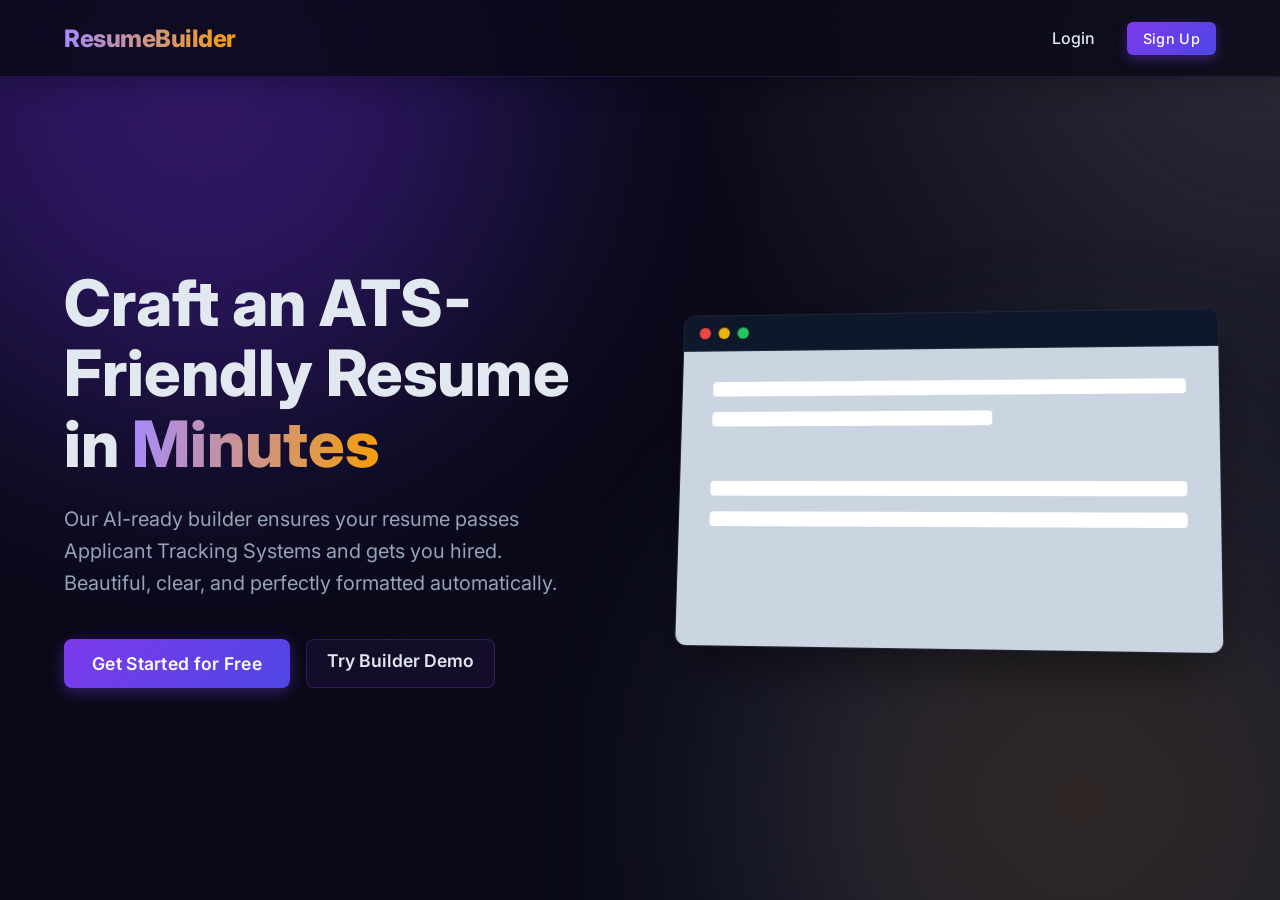
<file: src/main/resources/static/index.html>
<!DOCTYPE html>
<html lang="en">
<head>
    <meta charset="UTF-8">
    <meta name="viewport" content="width=device-width, initial-scale=1.0">
    <title>AI-Ready Resume Builder - Home</title>
    <link href="https://fonts.googleapis.com/css2?family=Inter:wght@300;400;500;600;700&display=swap" rel="stylesheet">
    <link rel="stylesheet" href="css/style.css">
</head>
<body class="landing-page">
    <nav class="navbar">
        <div class="logo">ResumeBuilder</div>
        <div class="nav-links">
            <a href="login.html" class="nav-btn">Login</a>
            <a href="signup.html" class="nav-btn primary-btn">Sign Up</a>
        </div>
    </nav>
    <main class="hero-section">
        <div class="hero-content">
            <h1 class="hero-title">Craft an ATS-Friendly Resume in <span>Minutes</span></h1>
            <p class="hero-subtitle">Our AI-ready builder ensures your resume passes Applicant Tracking Systems and gets you hired. Beautiful, clear, and perfectly formatted automatically.</p>
            <div class="hero-actions">
                <a href="signup.html" class="primary-btn hero-btn">Get Started for Free</a>
                <a href="builder.html" class="secondary-btn hero-btn">Try Builder Demo</a>
            </div>
        </div>
        <div class="hero-visual">
            <div class="mockup-window">
                 <div class="mockup-header">
                     <span class="dot red"></span><span class="dot yellow"></span><span class="dot green"></span>
                 </div>
                 <div class="mockup-body">
                     <div class="mockup-line"></div>
                     <div class="mockup-line short"></div>
                     <br><br>
                     <div class="mockup-line"></div>
                     <div class="mockup-line"></div>
                 </div>
            </div>
        </div>
    </main>
</body>
</html>
</file>
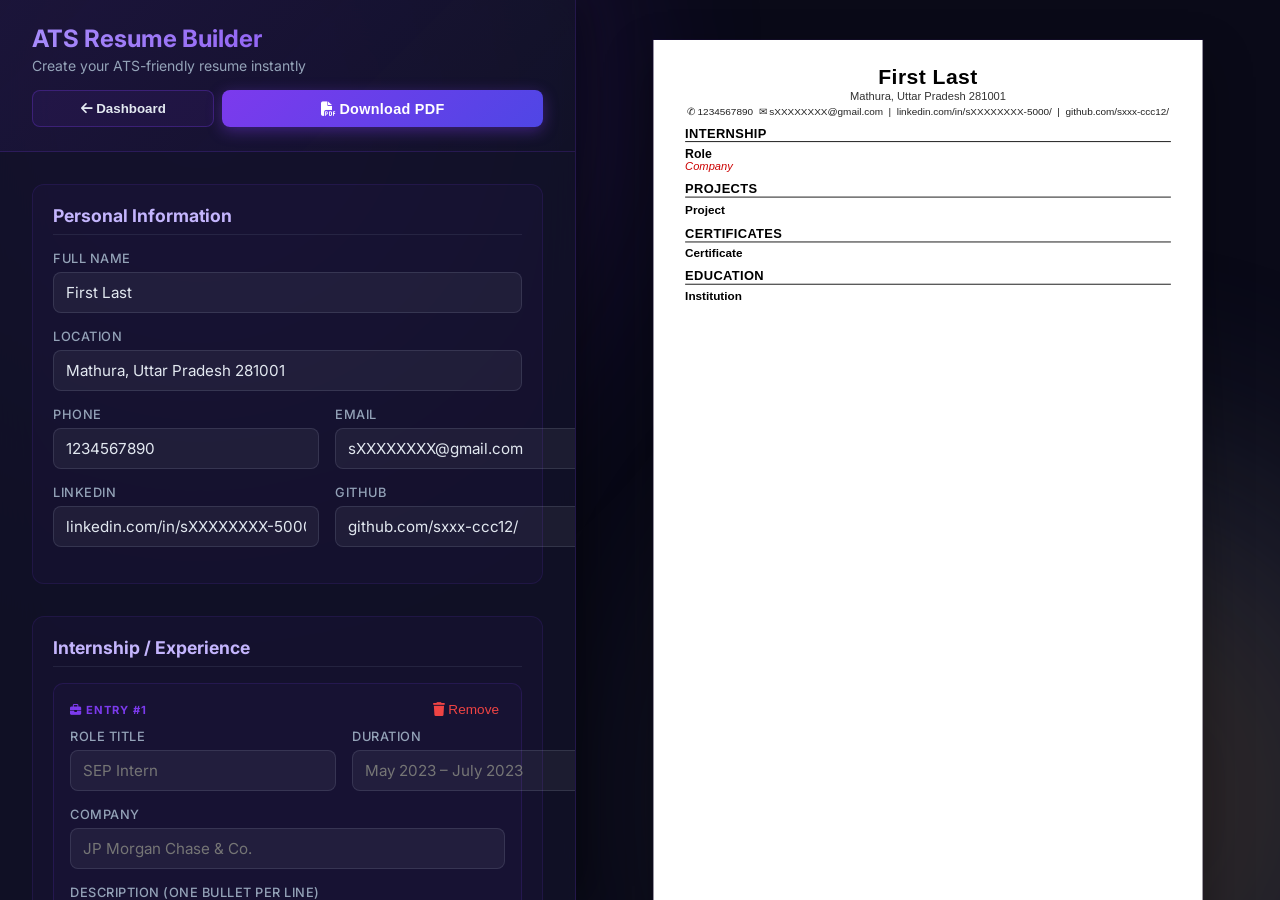
<file: src/main/resources/static/builder.html>
<!DOCTYPE html>
<html lang="en">
<head>
    <meta charset="UTF-8">
    <meta name="viewport" content="width=device-width, initial-scale=1.0">
    <title>ATS Resume Builder</title>
    <link href="https://fonts.googleapis.com/css2?family=Inter:wght@300;400;500;600;700&display=swap" rel="stylesheet">
    <link rel="stylesheet" href="https://cdnjs.cloudflare.com/ajax/libs/font-awesome/6.4.0/css/all.min.css">
    <link rel="stylesheet" href="css/style.css">
    <style>
        /* Dynamic section styles */
        .dynamic-entry {
            border: 1px solid rgba(124,58,237,0.15);
            border-radius: 10px;
            padding: 16px;
            margin-bottom: 14px;
            position: relative;
            background: rgba(124,58,237,0.03);
        }
        .entry-index {
            font-size: 0.7rem;
            font-weight: 700;
            color: var(--primary-color);
            text-transform: uppercase;
            letter-spacing: 1px;
            margin-bottom: 10px;
            display: flex;
            justify-content: space-between;
            align-items: center;
        }
        .remove-entry-btn {
            background: none;
            border: none;
            color: #ef4444;
            cursor: pointer;
            font-size: 0.85rem;
            padding: 2px 6px;
            border-radius: 4px;
            transition: background 0.2s;
        }
        .remove-entry-btn:hover { background: rgba(239,68,68,0.1); }
        .add-entry-btn {
            display: flex;
            align-items: center;
            gap: 8px;
            background: rgba(124,58,237,0.08);
            color: var(--primary-color);
            border: 1.5px dashed rgba(124,58,237,0.4);
            border-radius: 8px;
            padding: 10px 16px;
            width: 100%;
            cursor: pointer;
            font-weight: 600;
            font-size: 0.85rem;
            transition: all 0.2s;
            margin-top: 4px;
        }
        .add-entry-btn:hover {
            background: rgba(124,58,237,0.15);
            border-color: var(--primary-color);
        }
        .skill-tag-row {
            display: flex;
            flex-wrap: wrap;
            gap: 6px;
            margin-top: 6px;
        }
        .skill-tag {
            background: rgba(124,58,237,0.12);
            color: var(--primary-color);
            border-radius: 20px;
            padding: 3px 12px;
            font-size: 0.8rem;
            font-weight: 500;
            display: flex;
            align-items: center;
            gap: 6px;
        }
        .skill-tag .remove-skill { cursor: pointer; font-size: 0.7rem; opacity: 0.7; }
        .skill-tag .remove-skill:hover { opacity: 1; }
        .skill-add-row {
            display: flex;
            gap: 8px;
            margin-top: 8px;
        }
        .skill-add-row input { flex: 1; }
        .skill-add-row button {
            background: var(--primary-color);
            color: white;
            border: none;
            border-radius: 6px;
            padding: 8px 14px;
            cursor: pointer;
            font-size: 0.85rem;
            font-weight: 600;
        }
    </style>
</head>
<body>
    <div class="app-container">
        <!-- Left Panel: Form -->
        <section class="form-panel">
            <header class="app-header">
                <h1>ATS Resume Builder</h1>
                <p>Create your ATS-friendly resume instantly</p>
                <div style="display:flex; gap:8px; margin-top:12px;">
                    <button type="button" class="secondary-btn" onclick="window.location.href='dashboard.html'" style="flex:1;">
                        <i class="fa-solid fa-arrow-left"></i> Dashboard
                    </button>
                    <button id="downloadBtn" class="primary-btn" style="flex:2;">
                        <i class="fa-solid fa-file-pdf"></i> Download PDF
                    </button>
                </div>
            </header>

            <div class="form-container">
                <form id="resumeForm">

                    <!-- Personal Info -->
                    <div class="form-section">
                        <h2>Personal Information</h2>
                        <div class="input-group">
                            <label>Full Name</label>
                            <input type="text" id="fullName" placeholder="First Last" value="First Last">
                        </div>
                        <div class="input-group">
                            <label>Location</label>
                            <input type="text" id="location" placeholder="City, State Pincode" value="Mathura, Uttar Pradesh 281001">
                        </div>
                        <div class="input-row">
                            <div class="input-group">
                                <label>Phone</label>
                                <input type="text" id="phone" placeholder="1234567890" value="1234567890">
                            </div>
                            <div class="input-group">
                                <label>Email</label>
                                <input type="email" id="email" placeholder="you@gmail.com" value="sXXXXXXXX@gmail.com">
                            </div>
                        </div>
                        <div class="input-row">
                            <div class="input-group">
                                <label>LinkedIn</label>
                                <input type="text" id="linkedin" placeholder="linkedin.com/in/..." value="linkedin.com/in/sXXXXXXXX-5000/">
                            </div>
                            <div class="input-group">
                                <label>GitHub</label>
                                <input type="text" id="github" placeholder="github.com/..." value="github.com/sxxx-ccc12/">
                            </div>
                        </div>
                    </div>

                    <!-- Internship / Experience -->
                    <div class="form-section">
                        <h2>Internship / Experience</h2>
                        <div id="internshipContainer"></div>
                        <button type="button" class="add-entry-btn" onclick="addEntry('internship')">
                            <i class="fa-solid fa-plus"></i> Add Internship
                        </button>
                    </div>

                    <!-- Projects -->
                    <div class="form-section">
                        <h2>Projects</h2>
                        <div id="projectContainer"></div>
                        <button type="button" class="add-entry-btn" onclick="addEntry('project')">
                            <i class="fa-solid fa-plus"></i> Add Project
                        </button>
                    </div>

                    <!-- Certificates -->
                    <div class="form-section">
                        <h2>Certificates</h2>
                        <div id="certContainer"></div>
                        <button type="button" class="add-entry-btn" onclick="addEntry('cert')">
                            <i class="fa-solid fa-plus"></i> Add Certificate
                        </button>
                    </div>

                    <!-- Technical Skills -->
                    <div class="form-section">
                        <h2>Technical Skills</h2>
                        <div class="input-group">
                            <label>Languages</label>
                            <div class="skill-tag-row" id="tagsLanguages"></div>
                            <div class="skill-add-row">
                                <input type="text" id="addLang" placeholder="e.g. Java">
                                <button type="button" onclick="addSkillTag('Languages')"><i class="fa-solid fa-plus"></i></button>
                            </div>
                        </div>
                        <div class="input-group">
                            <label>Technologies / Frameworks</label>
                            <div class="skill-tag-row" id="tagsTech"></div>
                            <div class="skill-add-row">
                                <input type="text" id="addTech" placeholder="e.g. Spring Boot">
                                <button type="button" onclick="addSkillTag('Tech')"><i class="fa-solid fa-plus"></i></button>
                            </div>
                        </div>
                        <div class="input-group">
                            <label>Other Skills</label>
                            <div class="skill-tag-row" id="tagsOther"></div>
                            <div class="skill-add-row">
                                <input type="text" id="addOther" placeholder="e.g. Problem-Solving">
                                <button type="button" onclick="addSkillTag('Other')"><i class="fa-solid fa-plus"></i></button>
                            </div>
                        </div>
                    </div>

                    <!-- Education -->
                    <div class="form-section">
                        <h2>Education</h2>
                        <div id="educationContainer"></div>
                        <button type="button" class="add-entry-btn" onclick="addEntry('education')">
                            <i class="fa-solid fa-plus"></i> Add Education
                        </button>
                    </div>

                </form>
            </div>
        </section>

        <!-- Right Panel: Live Preview -->
        <section class="preview-panel">
            <div class="preview-wrapper">
                <div id="resumePreview" class="resume-document">

                    <!-- Header -->
                    <div class="rv-header">
                        <div class="rv-name" id="previewName">First Last</div>
                        <div class="rv-location" id="previewLocation">Mathura, Uttar Pradesh 281001</div>
                        <div class="rv-contact">
                            &#9990; <span id="previewPhone">1234567890</span>
                            &nbsp;&#9993; <span id="previewEmail">sXXXXXXXX@gmail.com</span>
                            &nbsp;|&nbsp; <span id="previewLinkedin">linkedin.com/in/...</span>
                            &nbsp;|&nbsp; <span id="previewGithub">github.com/...</span>
                        </div>
                    </div>

                    <!-- Dynamic previews injected by JS -->
                    <div id="previewInternship"></div>
                    <div id="previewProjects"></div>
                    <div id="previewCerts"></div>
                    <div id="previewSkills"></div>
                    <div id="previewEducation"></div>

                </div>
            </div>
        </section>
    </div>

    <!-- Loader -->
    <div id="loader" class="loader-overlay hidden">
        <div class="spinner"></div>
        <p>Generating ATS-friendly PDF...</p>
    </div>

    <script src="js/app.js"></script>
</body>
</html>
</file>
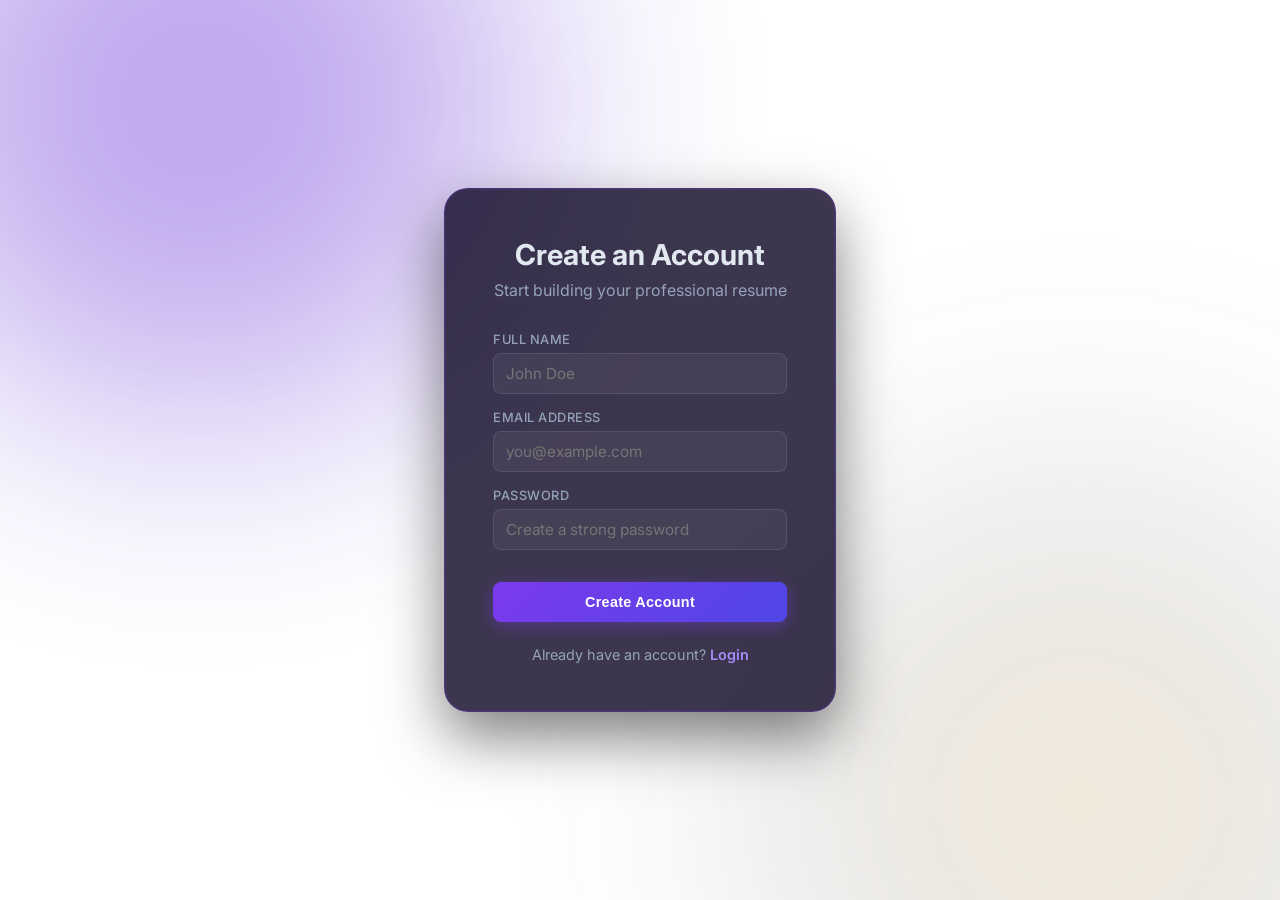
<file: src/main/resources/static/signup.html>
<!DOCTYPE html>
<html lang="en">
<head>
    <meta charset="UTF-8">
    <meta name="viewport" content="width=device-width, initial-scale=1.0">
    <title>Sign Up - Resume Builder</title>
    <link href="https://fonts.googleapis.com/css2?family=Inter:wght@300;400;500;600;700&display=swap" rel="stylesheet">
    <link rel="stylesheet" href="css/style.css">
</head>
<body class="auth-page">
    <div class="auth-container">
        <div class="auth-card">
            <div class="auth-header">
                <h2>Create an Account</h2>
                <p>Start building your professional resume</p>
            </div>
            <form id="signupForm" class="auth-form">
                <div class="input-group">
                    <label>Full Name</label>
                    <input id="fullName" type="text" placeholder="John Doe" required>
                </div>
                <div class="input-group">
                    <label>Email Address</label>
                    <input id="email" type="email" placeholder="you@example.com" required>
                </div>
                <div class="input-group">
                    <label>Password</label>
                    <input id="password" type="password" placeholder="Create a strong password" minlength="6" required>
                </div>
                <p id="signupMessage" style="display:none; margin:0; font-size:14px;"></p>
                <button type="submit" class="primary-btn auth-btn">Create Account</button>
            </form>
            <div class="auth-footer">
                <p>Already have an account? <a href="login.html">Login</a></p>
            </div>
        </div>
    </div>

    <script>
        const form = document.getElementById('signupForm');
        const message = document.getElementById('signupMessage');

        function setMessage(text, isError) {
            message.style.display = 'block';
            message.style.color = isError ? '#b91c1c' : '#166534';
            message.textContent = text;
        }

        form.addEventListener('submit', async (event) => {
            event.preventDefault();

            const payload = {
                fullName: document.getElementById('fullName').value.trim(),
                email: document.getElementById('email').value.trim(),
                password: document.getElementById('password').value
            };

            try {
                const response = await fetch('/api/auth/register', {
                    method: 'POST',
                    headers: { 'Content-Type': 'application/json' },
                    body: JSON.stringify(payload)
                });

                const result = await response.json();

                if (!response.ok) {
                    setMessage(result.error || 'Registration failed', true);
                    return;
                }

                setMessage('Account created successfully. Redirecting to login...', false);
                setTimeout(() => {
                    window.location.href = 'login.html';
                }, 900);
            } catch (error) {
                console.error(error);
                setMessage('Server error. Please check if backend is running.', true);
            }
        });
    </script>
</body>
</html>
</file>
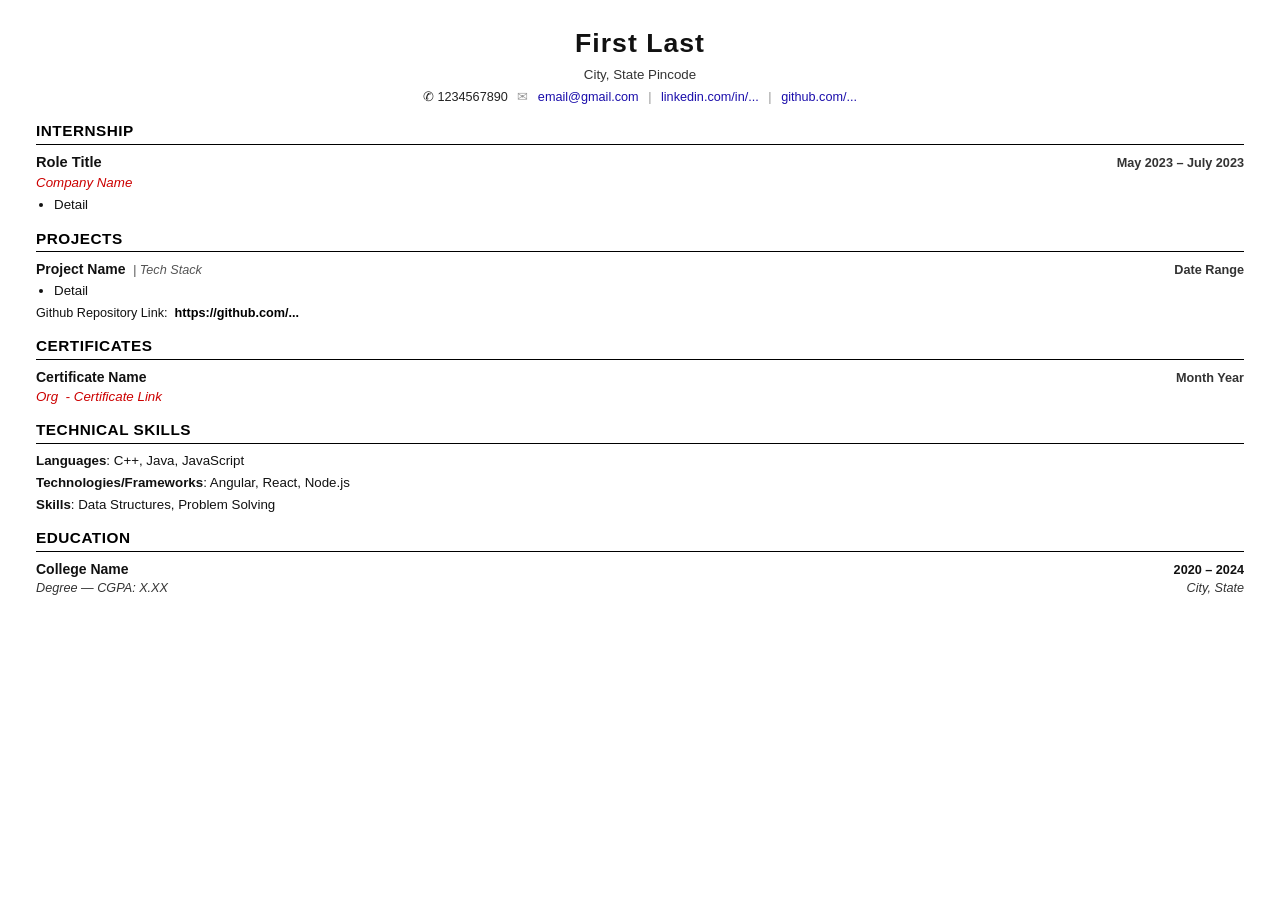
<file: src/main/resources/templates/resume.html>
<!DOCTYPE html>
<html xmlns:th="http://www.thymeleaf.org">
<head>
    <meta charset="UTF-8"/>
    <title>Resume</title>
    <style>
        * { margin: 0; padding: 0; box-sizing: border-box; }
        body {
            font-family: Arial, Helvetica, sans-serif;
            font-size: 10.5pt;
            color: #111;
            line-height: 1.45;
            padding: 24px 36px;
        }
        /* ---- Header ---- */
        .resume-name {
            font-size: 20pt;
            font-weight: bold;
            text-align: center;
            letter-spacing: 1px;
            margin-bottom: 2px;
        }
        .resume-location {
            text-align: center;
            font-size: 10pt;
            color: #333;
            margin-bottom: 4px;
        }
        .contact-bar {
            text-align: center;
            font-size: 9.5pt;
            color: #222;
            margin-bottom: 14px;
        }
        .contact-bar a { color: #1a0dab; text-decoration: none; }
        .sep { margin: 0 6px; color: #999; }

        /* ---- Section ---- */
        .section-title {
            font-size: 11.5pt;
            font-weight: bold;
            color: #000;
            border-bottom: 1.5px solid #000;
            margin-top: 13px;
            margin-bottom: 7px;
            padding-bottom: 1px;
            text-transform: uppercase;
            letter-spacing: 0.5px;
        }

        /* ---- Experience / Internship ---- */
        .item { margin-bottom: 9px; }
        .item-header-row {
            display: flex;
            justify-content: space-between;
            align-items: baseline;
        }
        .item-role { font-weight: bold; font-size: 11pt; }
        .item-date { font-size: 9.5pt; color: #333; font-weight: bold; }
        .item-company { font-style: italic; color: #cc0000; font-size: 10pt; margin-bottom: 4px; }
        .item-desc-list { padding-left: 18px; margin-top: 3px; }
        .item-desc-list li { margin-bottom: 3px; font-size: 10pt; line-height: 1.4; }

        /* ---- Projects ---- */
        .proj-header-row {
            display: flex;
            justify-content: space-between;
            align-items: baseline;
        }
        .proj-name { font-weight: bold; font-size: 10.5pt; }
        .proj-tech { font-style: italic; color: #555; font-size: 9.5pt; }
        .proj-date { font-size: 9.5pt; color: #333; font-weight: bold; }
        .proj-link { font-size: 9.5pt; margin-top: 1px; }
        .proj-link strong { color: #000; }

        /* ---- Certificates ---- */
        .cert-header-row {
            display: flex;
            justify-content: space-between;
            align-items: baseline;
        }
        .cert-name { font-weight: bold; font-size: 10.5pt; }
        .cert-date { font-size: 9.5pt; color: #333; font-weight: bold; }
        .cert-org { font-style: italic; color: #cc0000; font-size: 10pt; }

        /* ---- Skills ---- */
        .skills-row { font-size: 10pt; margin-bottom: 3px; }
        .skills-label { font-weight: bold; }

        /* ---- Education ---- */
        .edu-header-row {
            display: flex;
            justify-content: space-between;
            align-items: baseline;
        }
        .edu-institution { font-weight: bold; font-size: 10.5pt; }
        .edu-dates { font-size: 9.5pt; font-weight: bold; }
        .edu-sub { display: flex; justify-content: space-between; font-size: 9.5pt; color: #333; font-style: italic; }
    </style>
</head>
<body>

    <!-- ===== HEADER ===== -->
    <div class="resume-name" th:text="${resume.personalInfo.fullName}">First Last</div>
    <div class="resume-location" th:text="${resume.personalInfo.location}">City, State Pincode</div>
    <div class="contact-bar">
        &#9990;&#160;<span th:text="${resume.personalInfo.phone}">1234567890</span>
        <span class="sep">&#9993;</span>
        <a th:href="'mailto:' + ${resume.personalInfo.email}" th:text="${resume.personalInfo.email}">email@gmail.com</a>
        <span class="sep">|</span>
        <a th:href="'https://' + ${resume.personalInfo.linkedin}" th:text="${resume.personalInfo.linkedin}">linkedin.com/in/...</a>
        <span class="sep">|</span>
        <a th:href="'https://' + ${resume.personalInfo.github}" th:text="${resume.personalInfo.github}">github.com/...</a>
    </div>

    <!-- ===== INTERNSHIP / EXPERIENCE ===== -->
    <div class="section-title">Internship</div>
    <div class="item" th:each="exp : ${resume.experience}">
        <div class="item-header-row">
            <span class="item-role" th:text="${exp.role}">Role Title</span>
            <span class="item-date" th:text="${exp.duration}">May 2023 – July 2023</span>
        </div>
        <div class="item-company" th:text="${exp.company}">Company Name</div>
        <ul class="item-desc-list">
            <li th:each="line : ${#strings.arraySplit(exp.description, '\n')}" th:text="${line}">Detail</li>
        </ul>
    </div>

    <!-- ===== PROJECTS ===== -->
    <div class="section-title">Projects</div>
    <div class="item" th:each="proj : ${resume.projects}">
        <div class="proj-header-row">
            <span>
                <span class="proj-name" th:text="${proj.title}">Project Name</span>
                <span class="proj-tech" th:if="${proj.technology != null and !proj.technology.isEmpty()}">
                    &#160;|&#160;<em th:text="${proj.technology}">Tech Stack</em>
                </span>
            </span>
            <span class="proj-date" th:text="${proj.duration}">Date Range</span>
        </div>
        <ul class="item-desc-list">
            <li th:each="line : ${#strings.arraySplit(proj.description, '\n')}" th:text="${line}">Detail</li>
        </ul>
        <div class="proj-link" th:if="${proj.githubLink != null and !proj.githubLink.isEmpty()}">
            Github Repository Link: &#160;<strong th:text="${proj.githubLink}">https://github.com/...</strong>
        </div>
    </div>

    <!-- ===== CERTIFICATES ===== -->
    <div class="section-title" th:if="${resume.certificates != null and !resume.certificates.isEmpty()}">Certificates</div>
    <div class="item" th:each="cert : ${resume.certificates}">
        <div class="cert-header-row">
            <span class="cert-name" th:text="${cert.name}">Certificate Name</span>
            <span class="cert-date" th:text="${cert.date}">Month Year</span>
        </div>
        <div class="cert-org">
            <span th:text="${cert.organization}">Org</span>
            <span th:if="${cert.link != null and !cert.link.isEmpty()}">
                &#160;- <a th:href="${cert.link}" th:text="${cert.link}">Certificate Link</a>
            </span>
        </div>
    </div>

    <!-- ===== TECHNICAL SKILLS ===== -->
    <div class="section-title">Technical Skills</div>
    <div class="skills-row">
        <span class="skills-label">Languages</span>: <span th:text="${resume.skills.languages}">C++, Java, JavaScript</span>
    </div>
    <div class="skills-row">
        <span class="skills-label">Technologies/Frameworks</span>: <span th:text="${resume.skills.technologies}">Angular, React, Node.js</span>
    </div>
    <div class="skills-row">
        <span class="skills-label">Skills</span>: <span th:text="${resume.skills.other}">Data Structures, Problem Solving</span>
    </div>

    <!-- ===== EDUCATION ===== -->
    <div class="section-title">Education</div>
    <div class="item" th:each="edu : ${resume.education}">
        <div class="edu-header-row">
            <span class="edu-institution" th:text="${edu.institution}">College Name</span>
            <span class="edu-dates" th:text="${edu.graduationYear}">2020 – 2024</span>
        </div>
        <div class="edu-sub">
            <span th:text="${edu.degree}">Degree — CGPA: X.XX</span>
            <span th:text="${edu.location}">City, State</span>
        </div>
    </div>

</body>
</html>
</file>
<file: src/main/resources/static/css/style.css>
:root {
    --primary-color: #7c3aed;
    --primary-hover: #6d28d9;
    --primary-glow: rgba(124, 58, 237, 0.35);
    --accent-gold: #f59e0b;
    --accent-blue: #3b82f6;
    --bg-color: #0a0a18;
    --bg-overlay: rgba(10, 10, 24, 0.75);
    --panel-bg: rgba(18, 18, 40, 0.92);
    --panel-border: rgba(124, 58, 237, 0.18);
    --text-color: #e2e8f0;
    --text-muted: #94a3b8;
    --border-color: rgba(148, 163, 184, 0.12);
    --resume-bg: #ffffff;
    --resume-text: #0f172a;
}

* {
    box-sizing: border-box;
    margin: 0;
    padding: 0;
}

body {
    font-family: 'Inter', sans-serif;
    background-color: var(--bg-color);
    color: var(--text-color);
    min-height: 100vh;
    overflow-x: hidden;
    position: relative;
    z-index: 1;
}

/* Deep Space Ambient Background Blobs */
body::before, body::after {
    content: '';
    position: fixed;
    width: 700px;
    height: 700px;
    border-radius: 50%;
    z-index: -1;
    filter: blur(120px);
    animation: floatBlob 22s infinite alternate ease-in-out;
}

body::before {
    background: radial-gradient(circle, rgba(109, 40, 217, 0.55), rgba(67, 56, 202, 0.2));
    top: -250px;
    left: -150px;
    opacity: 0.9;
}

body::after {
    background: radial-gradient(circle, rgba(245, 158, 11, 0.25), rgba(59, 130, 246, 0.3));
    bottom: -250px;
    right: -150px;
    animation-direction: alternate-reverse;
    animation-duration: 28s;
    opacity: 0.8;
}

@keyframes floatBlob {
    0%   { transform: translate(0, 0) scale(1); }
    33%  { transform: translate(120px, 80px) scale(1.12); }
    66%  { transform: translate(-80px, 130px) scale(0.93); }
    100% { transform: translate(0, 0) scale(1.06); }
}

.app-container {
    display: flex;
    height: 100vh;
    background: transparent;
}

/* Left Panel */
.form-panel {
    width: 45%;
    display: flex;
    flex-direction: column;
    background-color: var(--panel-bg);
    backdrop-filter: blur(24px);
    -webkit-backdrop-filter: blur(24px);
    border-right: 1px solid var(--panel-border);
    box-shadow: 10px 0 40px rgba(0,0,0,0.4);
    z-index: 10;
}

.app-header {
    padding: 24px 32px;
    border-bottom: 1px solid var(--panel-border);
    background: linear-gradient(135deg, rgba(124,58,237,0.08) 0%, transparent 100%);
}

.app-header h1 {
    font-size: 1.5rem;
    font-weight: 700;
    margin-bottom: 4px;
    background: linear-gradient(90deg, #a78bfa, #7c3aed, #f59e0b);
    background-size: 200% auto;
    -webkit-background-clip: text;
    -webkit-text-fill-color: transparent;
    background-clip: text;
    animation: shimmer 4s linear infinite;
}

@keyframes shimmer {
    0%   { background-position: 0% center; }
    100% { background-position: 200% center; }
}

.app-header p {
    color: var(--text-muted);
    font-size: 0.875rem;
    margin-bottom: 16px;
}

.primary-btn {
    background: linear-gradient(135deg, #7c3aed, #4f46e5);
    color: white;
    border: none;
    padding: 10px 20px;
    border-radius: 8px;
    cursor: pointer;
    font-weight: 600;
    font-size: 0.9rem;
    transition: all 0.25s;
    width: 100%;
    letter-spacing: 0.3px;
    box-shadow: 0 4px 15px rgba(124, 58, 237, 0.4);
}

.primary-btn:hover {
    background: linear-gradient(135deg, #6d28d9, #4338ca);
    box-shadow: 0 6px 20px rgba(124, 58, 237, 0.6);
    transform: translateY(-1px);
}
.primary-btn:active {
    transform: scale(0.98);
}

.form-container {
    padding: 32px;
    overflow-y: auto;
    flex: 1;
}

.form-section {
    margin-bottom: 32px;
    background: rgba(124, 58, 237, 0.04);
    padding: 20px;
    border-radius: 12px;
    border: 1px solid rgba(124, 58, 237, 0.12);
}

.form-section h2 {
    font-size: 1.1rem;
    margin-bottom: 16px;
    color: #c4b5fd;
    border-bottom: 1px solid var(--border-color);
    padding-bottom: 8px;
}

.input-group {
    margin-bottom: 16px;
    display: flex;
    flex-direction: column;
}

.input-row {
    display: flex;
    gap: 16px;
}

.input-row .input-group {
    flex: 1;
}

label {
    font-size: 0.8rem;
    font-weight: 500;
    color: var(--text-muted);
    margin-bottom: 6px;
    text-transform: uppercase;
    letter-spacing: 0.5px;
}

input, textarea {
    background-color: rgba(255, 255, 255, 0.05);
    border: 1px solid rgba(148, 163, 184, 0.18);
    color: var(--text-color);
    padding: 10px 12px;
    border-radius: 8px;
    font-family: inherit;
    font-size: 0.95rem;
    transition: border-color 0.2s, box-shadow 0.2s, background-color 0.2s;
}

input:focus, textarea:focus {
    outline: none;
    border-color: var(--primary-color);
    background-color: rgba(124, 58, 237, 0.07);
    box-shadow: 0 0 0 3px var(--primary-glow);
}

/* Right Panel */
.preview-panel {
    width: 55%;
    background-color: transparent;
    display: flex;
    justify-content: center;
    align-items: flex-start;
    padding: 40px;
    overflow-y: auto;
}

.preview-wrapper {
    width: 100%;
    max-width: 800px;
    background: var(--resume-bg);
    color: var(--resume-text);
    min-height: 1056px; /* Approx 8.5x11 inches aspect ratio */
    padding: 48px;
    box-shadow: 0 20px 25px -5px rgba(0, 0, 0, 0.1), 0 10px 10px -5px rgba(0, 0, 0, 0.04);
    transform-origin: top center;
    /* Zoom out a little so it fits nicely */
    transform: scale(0.9);
}

/* ===================================================
   Resume Preview (rv-* classes) — matches screenshot
   =================================================== */
.preview-wrapper {
    background: #fff;
    min-height: 1056px;
    padding: 28px 36px;
    box-shadow: 0 25px 50px rgba(0,0,0,0.35), 0 0 0 1px rgba(124,58,237,0.08);
    transform-origin: top center;
    transform: scale(0.88);
    margin-bottom: -100px; /* compensate scale */
}
.rv-header { text-align: center; margin-bottom: 10px; }
.rv-name {
    font-size: 18pt;
    font-weight: 700;
    color: #000;
    letter-spacing: 0.5px;
    font-family: Arial, sans-serif;
}
.rv-location {
    font-size: 9.5pt;
    color: #333;
    font-family: Arial, sans-serif;
    margin-top: 1px;
}
.rv-contact {
    font-size: 8.5pt;
    color: #222;
    font-family: Arial, sans-serif;
    margin-top: 3px;
}
.rv-section-title {
    font-size: 11pt;
    font-weight: 700;
    color: #000;
    border-bottom: 1.5px solid #000;
    margin-top: 10px;
    margin-bottom: 5px;
    padding-bottom: 1px;
    text-transform: uppercase;
    letter-spacing: 0.4px;
    font-family: Arial, sans-serif;
}
.rv-item { margin-bottom: 8px; font-family: Arial, sans-serif; }
.rv-item-header {
    display: flex;
    justify-content: space-between;
    align-items: baseline;
}
.rv-role {
    font-weight: 700;
    font-size: 10.5pt;
    color: #000;
}
.rv-date {
    font-size: 9pt;
    font-weight: 700;
    color: #111;
}
.rv-company {
    font-style: italic;
    color: #cc0000;
    font-size: 9.5pt;
    margin-bottom: 3px;
}
.rv-bullets {
    padding-left: 16px;
    margin-top: 2px;
}
.rv-bullets li {
    font-size: 9pt;
    color: #111;
    line-height: 1.45;
    margin-bottom: 2px;
}
.rv-proj-name { font-weight: 700; font-size: 10pt; color: #000; }
.rv-proj-tech { font-style: italic; font-size: 9pt; color: #444; }
.rv-proj-link { font-size: 8.5pt; color: #111; margin-top: 3px; }
.rv-proj-link strong { color: #1a0dab; }

.rv-cert-name { font-weight: 700; font-size: 10pt; color: #000; }

.rv-skills-row { font-size: 9pt; color: #111; margin-bottom: 3px; font-family: Arial, sans-serif; }
.rv-skill-label { font-weight: 700; }

.rv-edu-institution { font-weight: 700; font-size: 10pt; color: #000; }
.rv-edu-sub {
    display: flex;
    justify-content: space-between;
    font-size: 9pt;
    color: #333;
    font-style: italic;
}


/* Loader */
.loader-overlay {
    position: fixed;
    top: 0; left: 0; width: 100%; height: 100%;
    background: rgba(255, 255, 255, 0.8);
    backdrop-filter: blur(4px);
    display: flex;
    flex-direction: column;
    justify-content: center;
    align-items: center;
    z-index: 1000;
}

.loader-overlay.hidden {
    display: none;
}

.spinner {
    border: 4px solid rgba(0,0,0,0.1);
    border-top: 4px solid var(--primary-color);
    border-radius: 50%;
    width: 40px; height: 40px;
    animation: spin 1s linear infinite;
    margin-bottom: 16px;
}

@keyframes spin { 0% { transform: rotate(0deg); } 100% { transform: rotate(360deg); } }

/* Scrollbar styling */
::-webkit-scrollbar { width: 8px; }
::-webkit-scrollbar-track { background: var(--panel-bg); }
::-webkit-scrollbar-thumb { background: var(--border-color); border-radius: 4px; }
::-webkit-scrollbar-thumb:hover { background: #475569; }

/* ---------------------------------
   NEW PAGES (Landing, Auth, Dashboard)
   --------------------------------- */

/* Navbar shared */
.navbar {
    display: flex;
    justify-content: space-between;
    align-items: center;
    padding: 20px 64px;
    background-color: rgba(10, 10, 24, 0.85);
    backdrop-filter: blur(20px);
    -webkit-backdrop-filter: blur(20px);
    border-bottom: 1px solid rgba(124, 58, 237, 0.2);
    position: fixed;
    top: 0;
    width: 100%;
    z-index: 100;
    box-shadow: 0 4px 30px rgba(0, 0, 0, 0.3);
}

.logo {
    font-size: 1.5rem;
    font-weight: 800;
    background: linear-gradient(90deg, #a78bfa, #f59e0b);
    -webkit-background-clip: text;
    -webkit-text-fill-color: transparent;
    background-clip: text;
    letter-spacing: -0.5px;
}

.nav-links, .nav-user {
    display: flex;
    gap: 16px;
    align-items: center;
}

.nav-btn {
    text-decoration: none;
    color: var(--text-color);
    font-weight: 500;
    padding: 8px 16px;
    border-radius: 6px;
    transition: background-color 0.2s;
}

.nav-btn:hover {
    background-color: rgba(255, 255, 255, 0.1);
}

.nav-btn.primary-btn {
    background: linear-gradient(135deg, #7c3aed, #4f46e5);
    color: #ffffff;
    box-shadow: 0 4px 12px rgba(124, 58, 237, 0.4);
}
.nav-btn.primary-btn:hover {
    background: linear-gradient(135deg, #6d28d9, #4338ca);
    box-shadow: 0 6px 18px rgba(124, 58, 237, 0.6);
}

/* Landing Page */
.landing-page {
    overflow-y: auto;
}

.hero-section {
    display: flex;
    min-height: 100vh;
    padding: 120px 64px 64px;
    align-items: center;
    gap: 64px;
    background: radial-gradient(circle at top right, rgba(255, 255, 255, 0.15) 0%, transparent 40%);
}

.hero-content {
    flex: 1;
}

.hero-title {
    font-size: 4rem;
    font-weight: 800;
    line-height: 1.1;
    margin-bottom: 24px;
}

.hero-title span {
    background: linear-gradient(90deg, #a78bfa, #f59e0b);
    -webkit-background-clip: text;
    -webkit-text-fill-color: transparent;
    background-clip: text;
}

.hero-subtitle {
    font-size: 1.25rem;
    line-height: 1.6;
    color: var(--text-muted);
    margin-bottom: 40px;
    max-width: 500px;
}

.hero-actions {
    display: flex;
    gap: 16px;
}

.hero-btn {
    text-decoration: none;
    padding: 14px 28px;
    font-size: 1.1rem;
    text-align: center;
    width: auto;
}

.secondary-btn {
    background-color: rgba(124, 58, 237, 0.08);
    color: var(--text-color);
    border: 1px solid rgba(124, 58, 237, 0.3);
    padding: 10px 20px;
    border-radius: 8px;
    cursor: pointer;
    font-weight: 600;
    transition: all 0.25s;
    text-decoration: none;
}

.secondary-btn:hover {
    background-color: rgba(124, 58, 237, 0.18);
    border-color: #7c3aed;
    box-shadow: 0 0 0 2px var(--primary-glow);
}

.hero-visual {
    flex: 1;
    perspective: 1000px;
}

.mockup-window {
    background: var(--panel-bg);
    border: 1px solid var(--border-color);
    border-radius: 12px;
    box-shadow: 0 25px 50px -12px rgba(0, 0, 0, 0.5);
    transform: rotateY(-5deg) rotateX(5deg);
    overflow: hidden;
}

.mockup-header {
    background: #0f172a;
    padding: 12px 16px;
    display: flex;
    gap: 8px;
    border-bottom: 1px solid var(--border-color);
}

.dot {
    width: 12px;
    height: 12px;
    border-radius: 50%;
}
.dot.red { background: #ef4444; }
.dot.yellow { background: #eab308; }
.dot.green { background: #22c55e; }

.mockup-body {
    padding: 32px;
    background: #cbd5e1;
    min-height: 300px;
}

.mockup-line {
    background: white;
    height: 15px;
    margin-bottom: 16px;
    border-radius: 4px;
}

.mockup-line.short {
    width: 60%;
}

/* Auth Pages */
.auth-page {
    display: flex;
    justify-content: center;
    align-items: center;
    background: radial-gradient(circle at center, rgba(255, 255, 255, 0.15) 0%, transparent 60%);
}

.auth-container {
    width: 100%;
    max-width: 440px;
    padding: 24px;
}

.auth-card {
    background: rgba(18, 10, 40, 0.82);
    backdrop-filter: blur(30px);
    -webkit-backdrop-filter: blur(30px);
    border: 1px solid rgba(124, 58, 237, 0.25);
    border-radius: 24px;
    padding: 48px;
    box-shadow: 0 25px 60px rgba(0, 0, 0, 0.5), 0 0 0 1px rgba(124, 58, 237, 0.1) inset;
}

.auth-header {
    text-align: center;
    margin-bottom: 32px;
}

.auth-header h2 {
    font-size: 1.8rem;
    margin-bottom: 8px;
}

.auth-header p {
    color: var(--text-muted);
}

.auth-form {
    display: flex;
    flex-direction: column;
}

.auth-btn {
    margin-top: 16px;
    padding: 12px;
}

.auth-footer {
    margin-top: 24px;
    text-align: center;
    font-size: 0.9rem;
    color: var(--text-muted);
}

.auth-footer a {
    color: #a78bfa;
    text-decoration: none;
    font-weight: 600;
    transition: color 0.2s;
}

.auth-footer a:hover {
    color: #f59e0b;
}

.auth-footer a:hover {
    text-decoration: underline;
}

/* Dashboard Page */
.dashboard-page {
    overflow-y: auto;
}

.dashboard-nav {
    position: relative; /* Not fixed for dashboard to push content down cleanly */
    padding: 16px 32px;
}

.dashboard-container {
    padding: 48px 32px;
    max-width: 1200px;
    margin: 0 auto;
}

.dashboard-header {
    display: flex;
    justify-content: space-between;
    align-items: center;
    margin-bottom: 32px;
}

.dashboard-header h2 {
    font-size: 2rem;
    font-weight: 700;
}

.dashboard-action-btn {
    width: auto;
    text-decoration: none;
}

.resume-grid {
    display: grid;
    grid-template-columns: repeat(auto-fill, minmax(280px, 1fr));
    gap: 24px;
}

.resume-card {
    background: rgba(18, 10, 40, 0.75);
    backdrop-filter: blur(20px);
    -webkit-backdrop-filter: blur(20px);
    border: 1px solid rgba(124, 58, 237, 0.18);
    border-radius: 18px;
    overflow: hidden;
    transition: transform 0.35s cubic-bezier(0.175, 0.885, 0.32, 1.275), box-shadow 0.35s, border-color 0.35s;
}

.resume-card:hover {
    transform: translateY(-10px) scale(1.02);
    box-shadow: 0 24px 50px rgba(0, 0, 0, 0.4), 0 0 20px rgba(124, 58, 237, 0.2);
    border-color: rgba(124, 58, 237, 0.5);
}

.resume-card-preview {
    height: 160px;
    background: linear-gradient(135deg, rgba(124,58,237,0.12), rgba(67,56,202,0.08));
    position: relative;
    display: flex;
    justify-content: center;
    align-items: center;
    border-bottom: 1px solid var(--border-color);
    overflow: hidden;
}

.preview-overlay {
    position: absolute;
    inset: 0;
    background: rgba(0,0,0,0.6);
    display: flex;
    justify-content: center;
    align-items: center;
    opacity: 0;
    transition: opacity 0.2s ease;
}

.resume-card:hover .preview-overlay {
    opacity: 1;
}

.icon-btn {
    background: #ffffff;
    border: none;
    width: 40px; height: 40px;
    border-radius: 50%;
    cursor: pointer;
    font-size: 1.1rem;
    color: #1B9388;
    transition: transform 0.2s, background 0.2s;
    box-shadow: 0 4px 6px rgba(0,0,0,0.1);
}

.icon-btn:hover {
    transform: scale(1.1);
    background: #f1f5f9;
}

.doc-icon {
    font-size: 4rem;
}

.resume-card-body {
    padding: 20px;
}

.card-title-row {
    display: flex;
    justify-content: space-between;
    align-items: center;
    margin-bottom: 8px;
}

.resume-card-body h3 {
    font-size: 1.05rem;
    white-space: nowrap;
    overflow: hidden;
    text-overflow: ellipsis;
    margin: 0;
}

.badge {
    font-size: 0.7rem;
    padding: 2px 8px;
    border-radius: 12px;
    font-weight: 600;
    text-transform: uppercase;
}

.badge-success {
    background: rgba(245, 158, 11, 0.15);
    color: #f59e0b;
    border: 1px solid rgba(245, 158, 11, 0.3);
}

.resume-card-body p {
    font-size: 0.85rem;
    color: var(--text-muted);
    margin-bottom: 16px;
    display: flex;
    align-items: center;
    gap: 6px;
}

.card-actions {
    display: flex;
    gap: 8px;
}

.small-btn {
    padding: 6px 12px;
    font-size: 0.85rem;
    flex: 1;
    text-align: center;
}

.secondary-btn.danger {
    color: #f87171;
    border-color: rgba(248, 113, 113, 0.3);
}

.secondary-btn.danger:hover {
    background-color: rgba(248, 113, 113, 0.1);
    border-color: #f87171;
}

.new-card {
    border-style: dashed;
    border-width: 2px;
    background: transparent;
    cursor: pointer;
    display: flex;
    justify-content: center;
    align-items: center;
    min-height: 260px;
}

.new-card:hover {
    border-color: #a78bfa;
    background: rgba(124, 58, 237, 0.08);
    box-shadow: 0 0 30px rgba(124, 58, 237, 0.15);
}

.new-card-content {
    text-align: center;
    color: var(--text-muted);
}

.new-card:hover .new-card-content {
    color: var(--primary-color);
}

.plus-icon {
    font-size: 3rem;
    display: block;
    margin-bottom: 8px;
    font-weight: 300;
}
</file>
